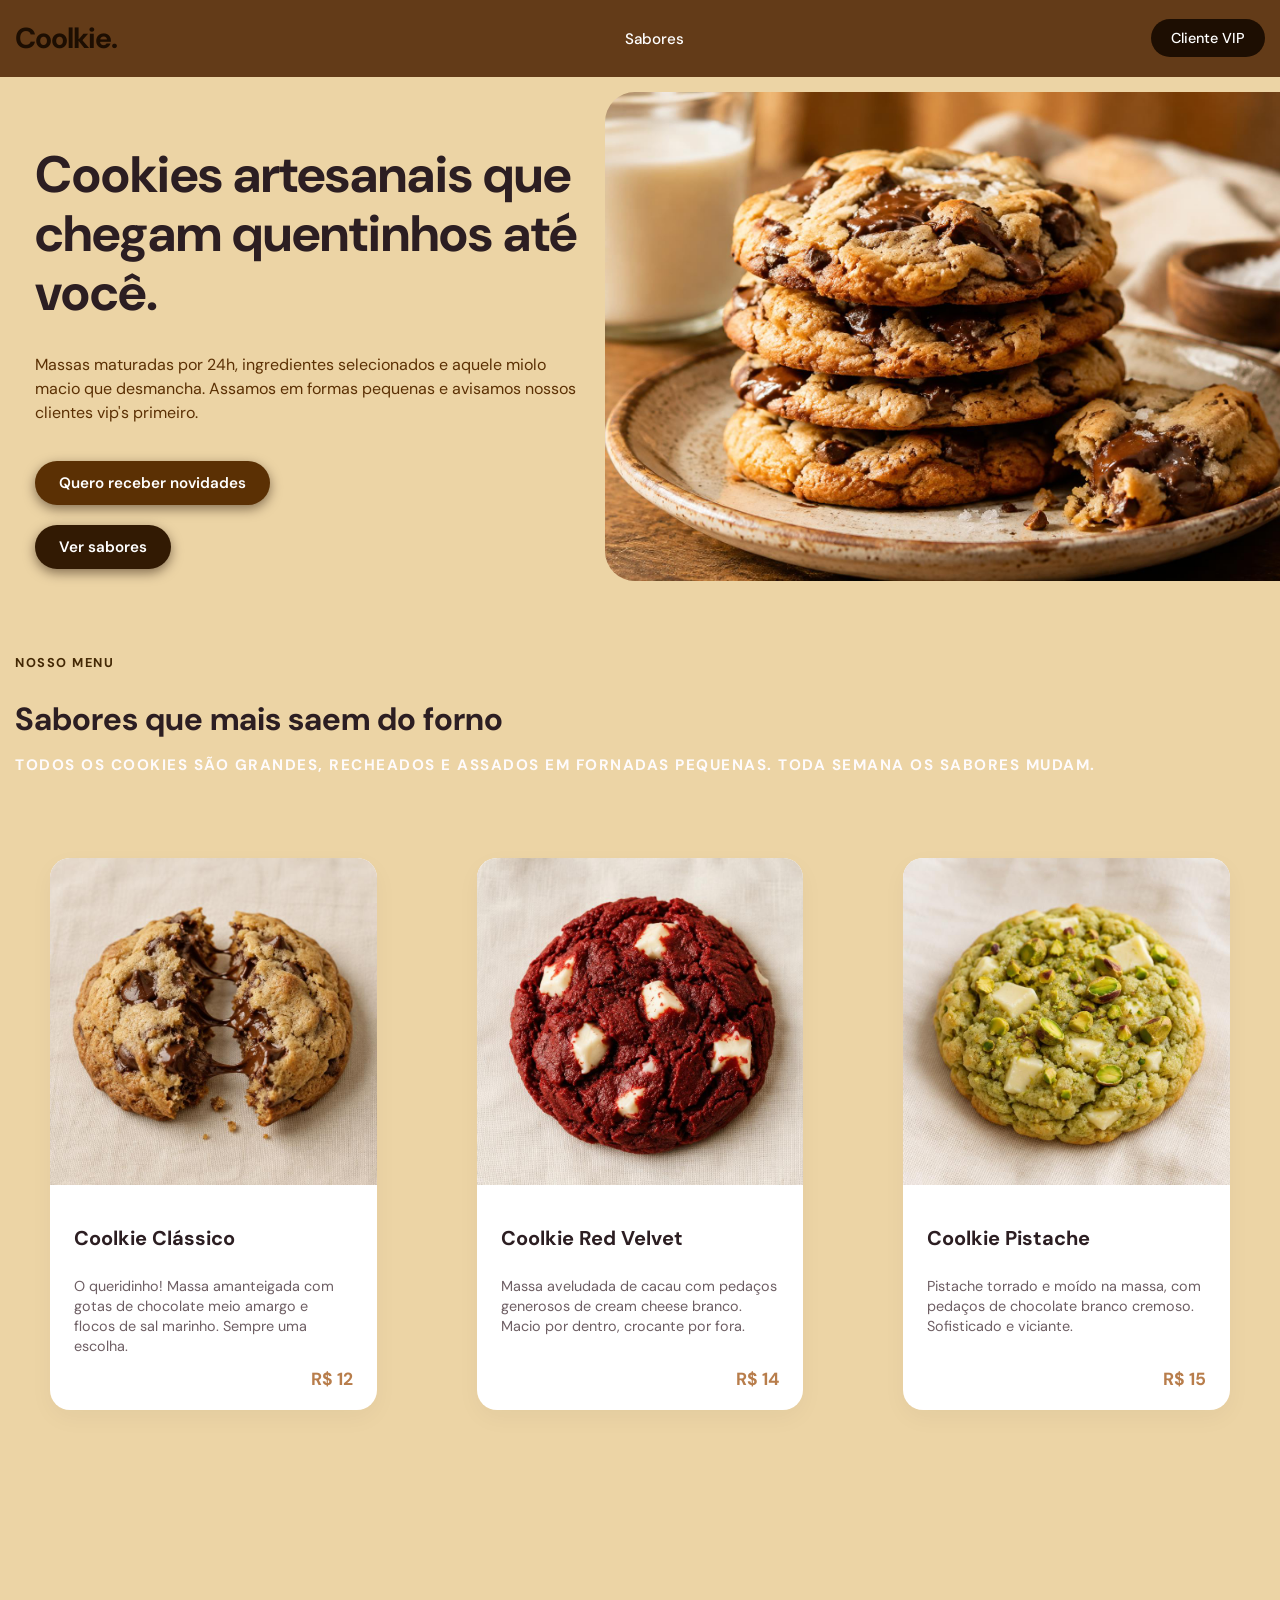
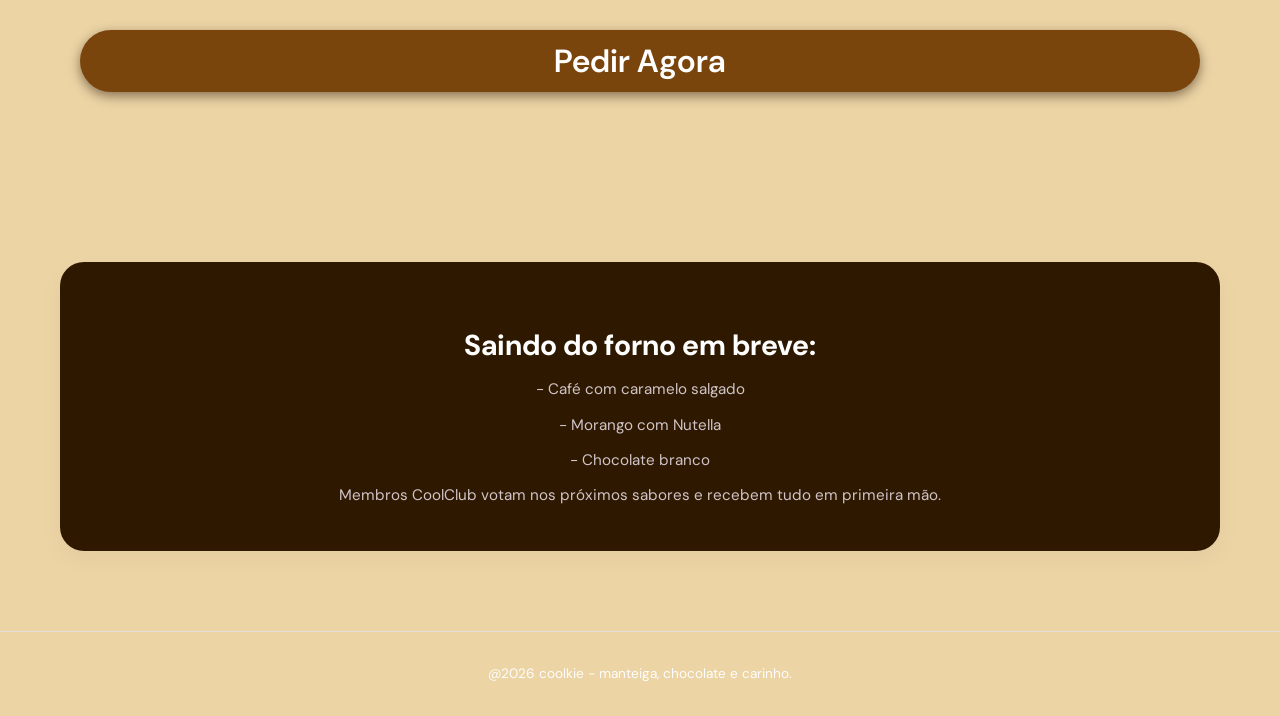
<file: index.html>
<!DOCTYPE html>
<html lang="en">
<head>
    <meta charset="UTF-8">
    <meta name="viewport" content="width=device-width, initial-scale=1.0">
    <title>CK - Coolkie</title>
<link rel="stylesheet" href="https://fonts.googleapis.com/css2?family=DM+Sans:wght@400;500;700&display=swap">
<link rel="stylesheet" href="https://fonts.googleapis.com/css2?family=Libre+Baskerville:ital,wght@0,400;0,700;1,400&display=swap">
<link rel="stylesheet" href="css/style.css">
</head>
<body>
    <header>
        <div class="logo">
            <a href="index.html">
            <h1> Coolkie.</h1>
            </a>
        </div>
         <nav>
            <ul>
                <li><a href="sabores.html">Sabores</a></li>
            </ul>
         </nav>
         <a href="cliente.html" class="btn-header">Cliente VIP</a>
    </header>
    
 <main> 
      <section class="hero"> 
      <div class="hero-content">
         <div class="title">
            <h1>Cookies artesanais que chegam quentinhos até você.</h1>
            <p>Massas maturadas por 24h, ingredientes selecionados e aquele miolo macio que desmancha. Assamos em formas pequenas e avisamos nossos clientes vip's primeiro.</p>
         </div>
            <a href="cliente.html" class="btn-primary">Quero receber novidades</a>
            <a href="sabores.html" class="btn-secundary">Ver sabores</a>

      </div>
        <div class="cookie-principal">
            <img src="image/download.jpeg" alt="Cookie gotas" class="cookie-img">
     </div>
     </section>
        <section class="sabores">
            <div class="menu">
                <p>Nosso menu</p>
                <h1>Sabores que mais saem do forno</h1>
                <p>Todos os cookies são grandes, recheados e assados em fornadas pequenas. Toda semana os sabores mudam.</p>
            </div>
        </section>
        <section class="cookies-box">
            <div class="cookie-sabor">
                <img src="image/cookie.jpeg" class="cookie1">
                <div class="cookie-info"> 
                   <h1>Coolkie Clássico</h1>
                    <p> O queridinho! Massa amanteigada com gotas de chocolate meio amargo e flocos de sal marinho. Sempre uma escolha. </p>
                    <span class="preco"> R$ 12 </span>
                </div>
            </div>
            <div class="cookie-sabor">
                <img src="image/redvelvet.jpeg" class="cookie2">
                <div class="cookie-info"> 
                   <h1>Coolkie Red Velvet</h1>
                    <p> Massa aveludada de cacau com pedaços generosos de cream cheese branco. Macio por dentro, crocante por fora. </p>
                    <span class="preco"> R$ 14 </span>
                </div>
            </div>
            <div class="cookie-sabor">
                <img src="image/pistache.jpeg" alt="cookie" class="cookie3">
                <div class="cookie-info"> 
                   <h1>Coolkie Pistache</h1>
                    <p> Pistache torrado e moído na massa, com pedaços de chocolate branco cremoso. Sofisticado e viciante. </p>
                    <span class="preco"> R$ 15 </span>
                </div>
            </div>
        </section>
        <section class="pedir">
           <a href="sabores.html" class="btn-pedidos">Pedir Agora</a>

            </div>
        </section>
        <section class="forno-box">
            <div class="forno">
                <h1> Saindo do forno em breve: </h1>
                <p> - Café com caramelo salgado</p>
                <p> - Morango com Nutella</p>
                <p> - Chocolate branco</p>
            <div class="membros">
                <p>Membros CoolClub votam nos próximos sabores e recebem tudo em primeira mão.</p>
            </div>
            </div>
        </section>
    </main>
    <footer>
        <div class="footerr">
             <p> @2026 coolkie - manteiga, chocolate e carinho.</p>
        </div>
       
    </footer>
</body>
</html>
</file>
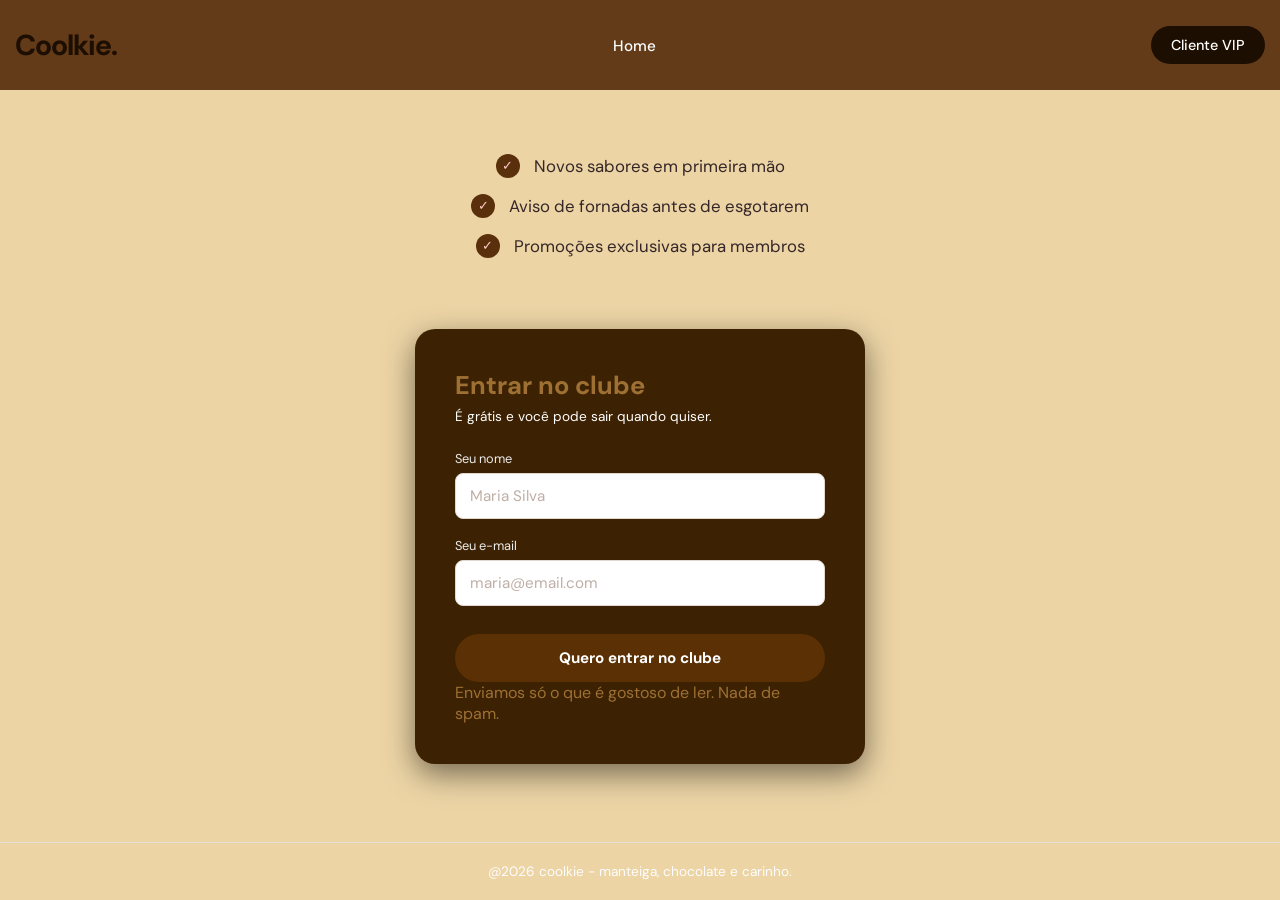
<file: cliente.html>
<!DOCTYPE html>
<html lang="en">
<head>
    <meta charset="UTF-8">
    <meta name="viewport" content="width=device-width, initial-scale=1.0">
    <title>CK - Coolkie</title>
<link rel="stylesheet" href="https://fonts.googleapis.com/css2?family=DM+Sans:wght@400;500;700&display=swap">
<link rel="stylesheet" href="https://fonts.googleapis.com/css2?family=Libre+Baskerville:ital,wght@0,400;0,700;1,400&display=swap">
<link rel="stylesheet" href="css/style2.css"> 
</head>
<body>
    <header>
        <div class="logo">
            <h1>Coolkie.</h1>
      </div>

         <nav>
            <ul>
                <li><a href="index.html">Home</a></li>
            </ul>
         </nav>
         <a href="cliente.html" class="btn-header">Cliente VIP</a>
    </header>
    <main>
           <ul class="beneficios-list">
              <li><span class="check">✓</span> Novos sabores em primeira mão</li>
              <li><span class="check">✓</span> Aviso de fornadas antes de esgotarem</li>
              <li><span class="check">✓</span> Promoções exclusivas para membros</li>
          </ul>
         <div class="card-cadastro">
           <h2>Entrar no clube</h2>
           <p class="subtitulo">É grátis e você pode sair quando quiser.</p>

         <form action="/salvar-cliente" method="POST">
          <div class="input-group">
           <label for="nome">Seu nome</label>
           <input type="text" id="nome" placeholder="Maria Silva">
          </div>

           <div class="input-group">
             <label for="email">Seu e-mail</label>
              <input type="email" id="email" placeholder="maria@email.com">
            </div>
           <button type="submit" class="btn-enviar">Quero entrar no clube</button>
         </form>

         <p class="disclaimer">Enviamos só o que é gostoso de ler. Nada de spam.</p>
     </div>
  </div>
</main>


 <footer>
        <div class="footerr">
             <p> @2026 coolkie - manteiga, chocolate e carinho.</p>
        </div>
       
    </footer>
</body>
</html>
</file>
<file: css/style.css>
* {
  font-family: 'DM Sans', sans-serif;
}

body {
  background-color: #ecd4a5; 
  color: #2c1e22;
  display: flex;
  flex-direction: column;
  justify-content: space-between; 
  margin: 0;
}

main{
    display: flex;
    flex-direction: column;
    gap: 30px ;
    margin: 0;
}


header {
  display: flex;
  justify-content: space-between;
  align-items: center;
  background-color: #633b18;
  height: 100%;
  width: 100%;
  margin: 0;
  padding: 0; 
}

.logo h1 {
  font-size: 1.8rem;
  font-weight: 700;
  color: #1d0e02;
  letter-spacing: -1px;
  margin-left: 15px;
}

.logo a{
    text-decoration: none;
    color: inherit;
}

nav {
  display: flex;
  align-items: center;
  gap: 10px;

}

nav ul {
  list-style: none;
}

nav a {
  text-decoration: none;
  color: #fff;
  font-weight: 500;
  font-size: 0.95rem;
}

nav :hover{
    color: #120b01;
}

.btn-header {
  background-color: #1d0e02;
  color: #ffffff;
  padding: 10px 20px;
  border-radius: 20px;
  text-decoration: none;
  font-weight: 500;
  font-size: 0.9rem;
  transition: background 0.2s;
  margin-right: 15px;
}

.btn-header:hover {
  background-color: #120b01;
}



.hero {
  display: flex;
  justify-content: space-between;
  align-items: center;
  gap: 20px;
  margin-bottom: 80px;
  width: 100%;
  max-width: 1400px; 
  margin: 15px;   
  padding: 0 20px;
}

.hero-content {
  display: flex;
  flex-direction: column;
  gap: 20px;
  max-width: 550px;
  flex-shrink: 0;
}

.title {
  margin-top: 0;
 
}

.title h1 {
  font-size: 3.2rem;
  line-height: 1.15;
  font-weight: 700;
  color: #2c1e22;
  margin-bottom: 15px;
}

.title p {
  font-size: 1rem;
  color: #5b3004;
  line-height: 1.5;
  margin-top: 30px;
}

.btn-primary {
  background-color: #5b3004; 
  color: #ffffff;
  padding: 12px 24px;
  border-radius: 25px;
  text-decoration: none;
  font-weight: 600;
  font-size: 0.95rem;
  display: inline-block;
  box-shadow: 0 4px 12px rgba(34, 14, 1, 0.5);
  width: fit-content; 
}

.btn-secundary {
  background-color: #321a03; 
  color: #ffffff;
  padding: 12px 24px;
  border-radius: 25px;
  text-decoration: none;
  font-weight: 600;
  font-size: 0.95rem;
  display: inline-block;
  box-shadow: 0 4px 12px rgba(34, 14, 1, 0.5);
  width: fit-content; 
}

.btn-primary:hover, .btn-secundary:hover {
  background-color: #996d2f;
}

.cookie-principal {
    display: flex;
    justify-content: right;
    flex: 1;
    margin-top:0;

}

.cookie-principal img {
  max-width: 100%;
  height: auto;
  border-radius: 30px;
  object-fit: contain;
  margin-top: 0;
}


.sabores {
 display: flex;
 justify-content: space-between;
 align-items: center;
 margin:15px;

}

.menu p {
  font-size: 0.8rem;
  text-transform: uppercase;
  letter-spacing: 1.5px;
  color: #432805;
  margin-bottom: 8px;
  font-weight: 700;
}

.menu h1 {
  font-size: 2rem;
  color: #2c1e22;
  margin-bottom: 8px;
}

.menu p + p, .menu h1 + p {
  font-size: 0.95rem;
  color: #fefbfc;
}


.cookies-box {
  display: grid;
  grid-template-columns: repeat(3, 1fr);
  gap: 40px;
  margin-bottom: 80px;
  margin-left: 20px;
  margin-right: 20px;
}

.cookie-sabor {
  background-color: #ffffff;
  border-radius: 20px;
  overflow: hidden;
  position: relative; /* Essencial para posicionar o preço no canto */
  box-shadow: 0 8px 24px rgba(0, 0, 0, 0.04);
  display: flex;
  flex-direction: column;
  margin: 30px;
}

.cookie-sabor img {
  object-fit: initial;
}

.cookie-info {
  padding: 24px;
  display: flex;
  flex-direction: column;
  flex-grow: 1;
}

.cookie-info h1 {
  font-size: 1.25rem;
  color: #2c1e22;
  margin-bottom: 10px;
}

.cookie-info p {
  font-size: 0.9rem;
  color: #6d5e63;
  line-height: 1.4;
  margin-bottom: 30px; /* Espaço para o preço absoluto não sobrepor o texto */
}


.cookie-info .preco {
  position: absolute;
  bottom: 20px;
  right: 24px;
  font-weight: 700;
  font-size: 1.1rem;
  color: #b87d4b; 
}

.btn-pedidos{
  background-color: #79450d; 
  color: #ffffff;
  padding: 10px;
  border-radius: 60px;
  text-decoration: none;
  font-weight: 600;
  text-align: center;
  font-size: 2rem;
  display:flow-root;
  margin: 80px;
  align-items: center;
  box-shadow: 0 4px 12px rgba(34, 14, 1, 0.5);
  
}
.btn-pedidos:hover{
     background-color: #361f06; 
     color:#ffcccc;

}


.forno-box {
  background-color: #2e1900;
  color: #ffffff;
  padding: 40px;
  text-align: center;
  margin:60px;
  border-radius: 24px;
  margin-bottom: 40px;
  box-shadow: 0 8px 24px rgba(0, 0, 0, 0.04);
}

.forno h1 {
  font-size: 1.8rem;
  margin-bottom: 10px;
}

.forno p {
  color: #d1c4c8;
  font-size: 0.95rem;
  margin-bottom: 6px;
}

.beneficios-list {
    display:flex;
    flex-direction: column;
    justify-content: center;
    align-items: center;
    list-style:none;
    padding: 25px;
    max-width: 480px;

}

.beneficios-list li {
  margin-bottom: 16px;
  display: flex;
  align-items: center;
  font-size: 1.05rem;
  opacity: 0.95;
}

.check {
  background-color: #532703;
  color: #ffcccc;
  border-radius: 50%;
  width: 24px;
  height: 24px;
  display: flex;
  justify-content: center;
  align-items: center;
  font-size: 0.8rem;
  margin-right: 14px;
  flex-shrink: 0;
}

.card-cadastro {
  background-color: #3c2203; 
  color: #9e7033;
  justify-content: center;
  padding: 40px;
  border-radius: 20px;
  width: 500px;
  max-width: 450px;
  box-shadow: 0 10px 30px rgba(0, 0, 0, 0.5);
}

.card-cadastro h2 {
  margin: 0 0 6px 0;
  font-size: 1.6rem;
}

.subtitulo {
  font-size: 0.85rem;
  color: #fffefe;
  margin-bottom: 25px;
}


.input-group {
  margin-bottom: 18px;
  display: flex;
  flex-direction: column;
}

.input-group label {
  font-size: 0.8rem;
  color: #ecebeb;
  margin-bottom: 6px;
}

.input-group input {
  padding: 12px 14px;
  border: 1px solid #e2d8d0;
  border-radius: 8px;
  background-color: #ffffff;
  font-size: 0.95rem;
  outline: none;
}

.input-group input::placeholder {
  color: #bfaea6;
}

.btn-enviar {
  width: 100%;
  background-color: #5b3004; 
  color: white;
  border: none;
  padding: 14px;
  border-radius: 25px;
  font-weight: bold;
  font-size: 0.95rem;
  cursor: pointer;
  margin-top: 10px;
  transition: background 0.2s;
}


footer {
  text-align: center;
  padding: 20px 0;
  color: #fdfdfd;
  font-size: 0.85rem;
  border-top: 1px solid #e6ded8;
  margin-top: 40px;
}
</file>
<file: css/style2.css>
* {
  margin: 0;
  padding: 0;
  box-sizing: border-box;
  font-family: 'DM Sans', sans-serif;
}

body {
  background-color: #ecd4a5;;
  color: #2c1e22;
  display: flex;
  flex-direction: column;
  justify-content: space-between; 
  min-height: 100vh; 
}


main {
  display: flex;
  flex-direction: column;
  align-items: center; 
  justify-content: center; 
  gap: 30px;
  flex: 1; 
  width: 100%;
  padding: 20px;
}

header {
  display: flex;
  justify-content: space-between;
  align-items: center;
  background-color: #633b18;
  height: 90px;
  width: 100%; 
  margin-top: 0;  
}

.logo h1 {
  font-size: 1.8rem;
  font-weight: 700;
  color: #1d0e02;
  letter-spacing: -1px;
  margin-left: 15px;
}

nav {
  display: flex;
  align-items: center;
  gap: 30px;
}

nav ul {
  list-style: none;
}

nav a {
  text-decoration: none;
  color: #fff;
  font-weight: 500;
  font-size: 0.95rem;
}

nav :hover {
  color: #120b01;
}

.btn-header {
  background-color: #1d0e02;
  color: #ffffff;
  padding: 10px 20px;
  border-radius: 20px;
  text-decoration: none;
  font-weight: 500;
  font-size: 0.9rem;
  transition: background 0.2s;
  margin-right: 15px;
}

.btn-header:hover {
  background-color: #120b01;
}

.beneficios-list {
  display: flex;
  flex-direction: column;
  justify-content: center;
  align-items: center;
  list-style: none;
  padding: 25px;
  max-width: 480px;
  margin: 0 auto; 
}

.beneficios-list li {
  margin-bottom: 16px;
  display: flex;
  align-items: center;
  font-size: 1.05rem;
  opacity: 0.95;
}

.check {
  background-color: #532703;
  color: #ffcccc;
  border-radius: 50%;
  width: 24px;
  height: 24px;
  display: flex;
  justify-content: center;
  align-items: center;
  font-size: 0.8rem;
  margin-right: 14px;
  flex-shrink: 0;
}

.card-cadastro {
  background-color: #3c2203; 
  color: #9e7033;
  padding: 40px;
  border-radius: 20px;
  width: 100%; 
  max-width: 450px;
  box-shadow: 0 10px 30px rgba(0, 0, 0, 0.5);
  margin: 0 auto; 
}

.card-cadastro h2 {
  margin: 0 0 6px 0;
  font-size: 1.6rem;
}

.subtitulo {
  font-size: 0.85rem;
  color: #fffefe;
  margin-bottom: 25px;
}

.input-group {
  margin-bottom: 18px;
  display: flex;
  flex-direction: column;
}

.input-group label {
  font-size: 0.8rem;
  color: #ecebeb;
  margin-bottom: 6px;
}

.input-group input {
  padding: 12px 14px;
  border: 1px solid #e2d8d0;
  border-radius: 8px;
  background-color: #ffffff;
  font-size: 0.95rem;
  outline: none;
}

.input-group input::placeholder {
  color: #bfaea6;
}

.btn-enviar {
  width: 100%;
  background-color: #5b3004; 
  color: white;
  border: none;
  padding: 14px;
  border-radius: 25px;
  font-weight: bold;
  font-size: 0.95rem;
  cursor: pointer;
  margin-top: 10px;
  transition: background 0.2s;
}

footer {
  text-align: center;
  padding: 20px 0;
  color: #fdfdfd;
  font-size: 0.85rem;
  border-top: 1px solid #e6ded8;
  margin-top: 40px;
  width: 100%; 
}
</file>
